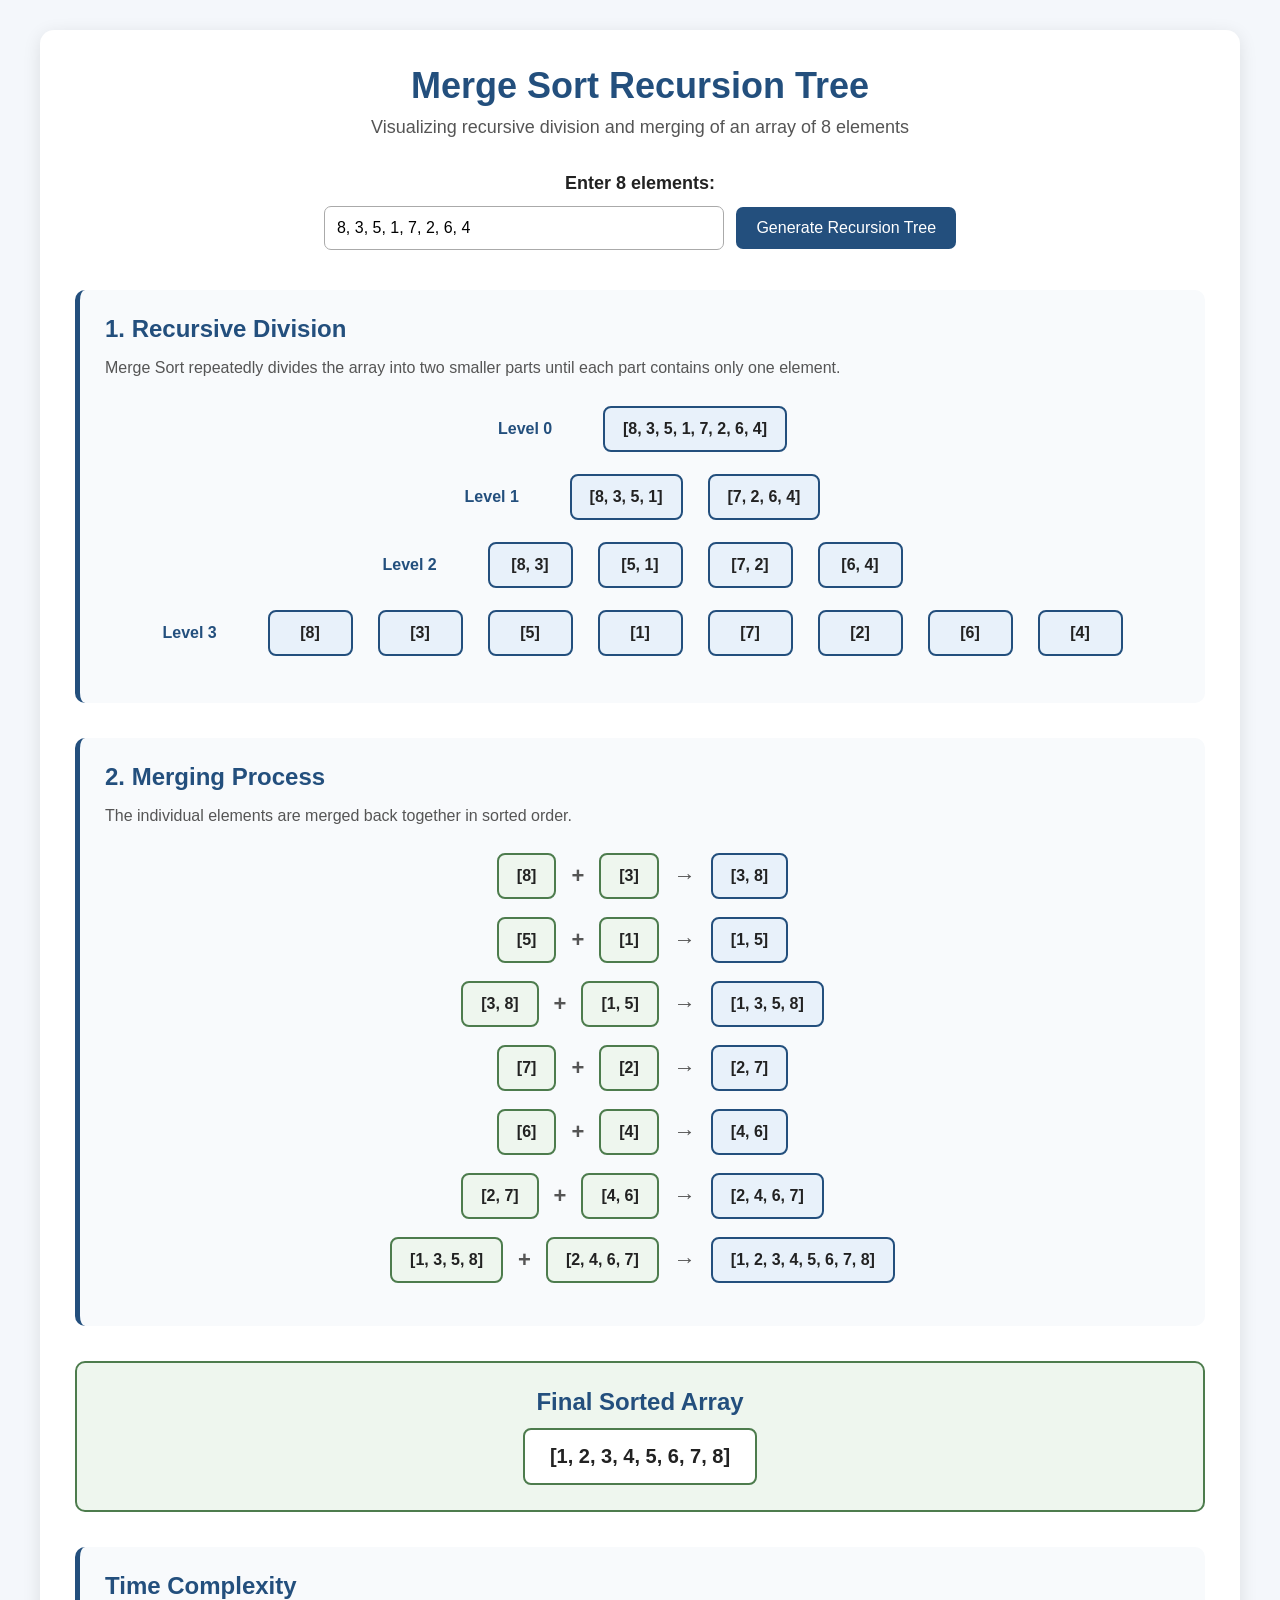
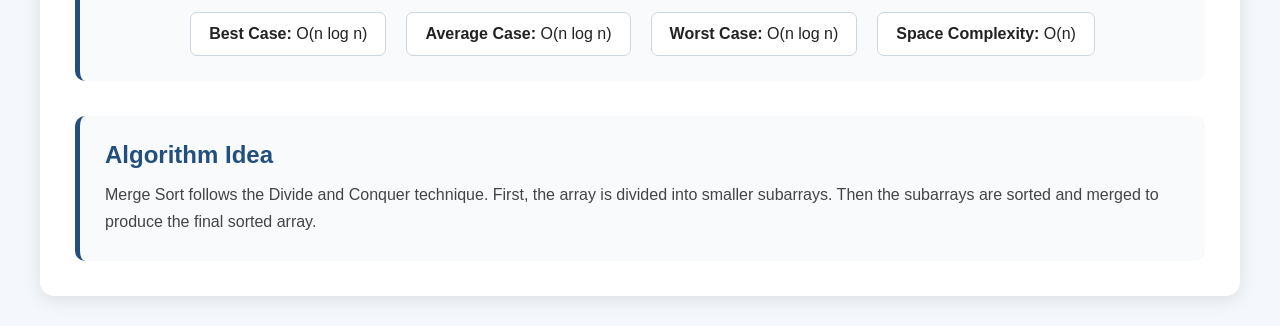
<file: Unit1_Project2_24WH1A05X1/index.html>
<!DOCTYPE html>
<html lang="en">
<head>
    <meta charset="UTF-8">
    <meta name="viewport" content="width=device-width, initial-scale=1.0">
    <title>Merge Sort Recursion Tree</title>
    <link rel="stylesheet" href="style.css">
</head>

<body>

<div class="container">

    <h1>Merge Sort Recursion Tree</h1>

    <p class="subtitle">
        Visualizing recursive division and merging of an array of 8 elements
    </p>

    <div class="input-section">
        <label for="arrayInput">Enter 8 elements:</label>

        <input
            type="text"
            id="arrayInput"
            value="8, 3, 5, 1, 7, 2, 6, 4"
        >

        <button onclick="generateTree()">Generate Recursion Tree</button>
    </div>

    <div class="section">
        <h2>1. Recursive Division</h2>
        <p class="description">
            Merge Sort repeatedly divides the array into two smaller parts
            until each part contains only one element.
        </p>

        <div id="divisionTree"></div>
    </div>

    <div class="section">
        <h2>2. Merging Process</h2>
        <p class="description">
            The individual elements are merged back together in sorted order.
        </p>

        <div id="mergeSteps"></div>
    </div>

    <div class="result">
        <h2>Final Sorted Array</h2>
        <div id="finalArray"></div>
    </div>

    <div class="complexity">
        <h2>Time Complexity</h2>

        <div class="complexity-box">
            <p><strong>Best Case:</strong> O(n log n)</p>
            <p><strong>Average Case:</strong> O(n log n)</p>
            <p><strong>Worst Case:</strong> O(n log n)</p>
            <p><strong>Space Complexity:</strong> O(n)</p>
        </div>
    </div>

    <div class="info">
        <h2>Algorithm Idea</h2>

        <p>
            Merge Sort follows the Divide and Conquer technique.
            First, the array is divided into smaller subarrays.
            Then the subarrays are sorted and merged to produce
            the final sorted array.
        </p>
    </div>

</div>

<script src="script.js"></script>

</body>
</html>
</file>
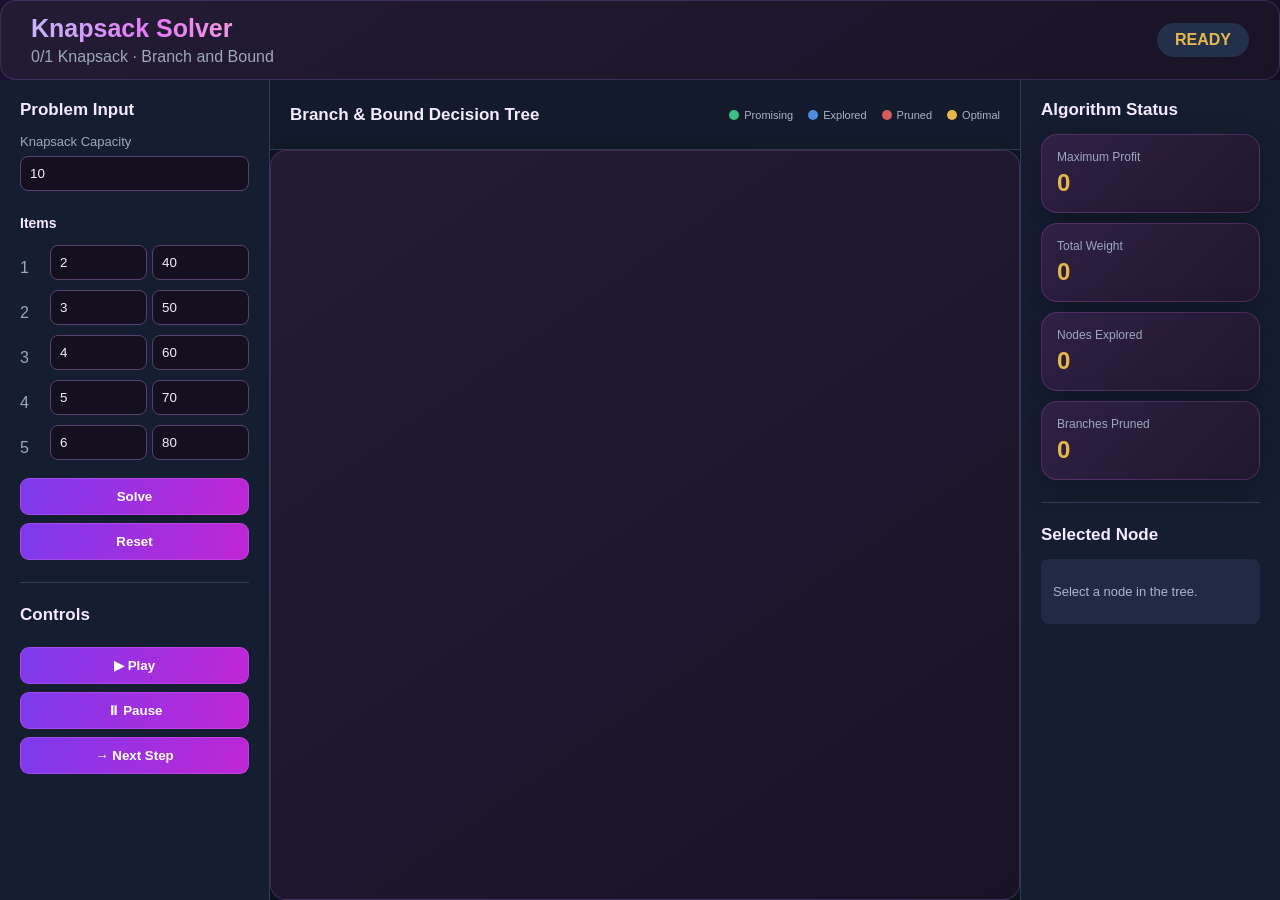
<file: Unit5_Problem13_24WH1A05Y2/web/index.html>
<!DOCTYPE html>
<html lang="en">
<head>
    <meta charset="UTF-8">
    <meta name="viewport" content="width=device-width, initial-scale=1.0">

    <title>Knapsack Branch & Bound Visualizer</title>

    <link rel="stylesheet" href="css/style.css">
</head>

<body>

    <header>
        <div>
            <h1>Knapsack Solver</h1>
            <p>0/1 Knapsack · Branch and Bound</p>
        </div>

        <div class="header-status">
            <span id="status">READY</span>
        </div>
    </header>

    <main>

        <!-- LEFT PANEL -->

        <section class="control-panel">

            <h2>Problem Input</h2>

            <label>Knapsack Capacity</label>

            <input
                type="number"
                id="capacity"
                value="10"
                min="1"
            >

            <h3>Items</h3>

            <div id="items-container">

                <div class="item-row">
                    <span>1</span>
                    <input type="number" class="weight" value="2">
                    <input type="number" class="profit" value="40">
                </div>

                <div class="item-row">
                    <span>2</span>
                    <input type="number" class="weight" value="3">
                    <input type="number" class="profit" value="50">
                </div>

                <div class="item-row">
                    <span>3</span>
                    <input type="number" class="weight" value="4">
                    <input type="number" class="profit" value="60">
                </div>

                <div class="item-row">
                    <span>4</span>
                    <input type="number" class="weight" value="5">
                    <input type="number" class="profit" value="70">
                </div>

                <div class="item-row">
                    <span>5</span>
                    <input type="number" class="weight" value="6">
                    <input type="number" class="profit" value="80">
                </div>

            </div>

            <button id="solveButton">
                Solve
            </button>

            <button id="resetButton">
                Reset
            </button>

            <hr>

            <h2>Controls</h2>

            <button id="playButton">
                ▶ Play
            </button>

            <button id="pauseButton">
                ⏸ Pause
            </button>

            <button id="stepButton">
                → Next Step
            </button>

        </section>


        <!-- CENTER TREE -->

        <section class="tree-panel">

            <div class="tree-header">

                <h2>Branch & Bound Decision Tree</h2>

                <div class="legend">

                    <span>
                        <i class="legend-box promising"></i>
                        Promising
                    </span>

                    <span>
                        <i class="legend-box explored"></i>
                        Explored
                    </span>

                    <span>
                        <i class="legend-box pruned"></i>
                        Pruned
                    </span>

                    <span>
                        <i class="legend-box optimal"></i>
                        Optimal
                    </span>

                </div>

            </div>

            <div id="tree-container"></div>

        </section>


        <!-- RIGHT PANEL -->

        <section class="info-panel">

            <h2>Algorithm Status</h2>

            <div class="stat-card">
                <span>Maximum Profit</span>
                <strong id="max-profit">0</strong>
            </div>

            <div class="stat-card">
                <span>Total Weight</span>
                <strong id="total-weight">0</strong>
            </div>

            <div class="stat-card">
                <span>Nodes Explored</span>
                <strong id="nodes-explored">0</strong>
            </div>

            <div class="stat-card">
                <span>Branches Pruned</span>
                <strong id="branches-pruned">0</strong>
            </div>

            <hr>

            <h2>Selected Node</h2>

            <div id="node-info">

                <p>Select a node in the tree.</p>

            </div>

        </section>

    </main>
    <script src="https://d3js.org/d3.v7.min.js"></script>
<script src="js/tree_data.js"></script>
<script src="js/visualizer.js"></script>

</body>
</html>
</file>
<file: Unit1_Project2_24WH1A05X1/style.css>
* {
    box-sizing: border-box;
    margin: 0;
    padding: 0;
}

body {
    font-family: Arial, sans-serif;
    background: #f4f7fb;
    color: #222;
    padding: 30px;
}

.container {
    max-width: 1200px;
    margin: auto;
    background: white;
    padding: 35px;
    border-radius: 14px;
    box-shadow: 0 4px 18px rgba(0, 0, 0, 0.1);
}

h1 {
    text-align: center;
    color: #234f7d;
    margin-bottom: 10px;
    font-size: 36px;
}

.subtitle {
    text-align: center;
    color: #555;
    font-size: 18px;
    margin-bottom: 35px;
}

.input-section {
    text-align: center;
    margin-bottom: 40px;
}

.input-section label {
    display: block;
    font-weight: bold;
    font-size: 18px;
    margin-bottom: 12px;
}

input {
    width: 400px;
    max-width: 90%;
    padding: 12px;
    border: 1px solid #aaa;
    border-radius: 7px;
    font-size: 16px;
}

button {
    padding: 12px 20px;
    margin-left: 8px;
    border: none;
    border-radius: 7px;
    background: #234f7d;
    color: white;
    font-size: 16px;
    cursor: pointer;
}

button:hover {
    background: #183a5c;
}

.section {
    margin-top: 35px;
    padding: 25px;
    background: #f8fafc;
    border-radius: 10px;
    border-left: 5px solid #234f7d;
}

.section h2,
.result h2,
.complexity h2,
.info h2 {
    color: #234f7d;
    margin-bottom: 12px;
}

.description {
    color: #555;
    margin-bottom: 25px;
    line-height: 1.6;
}

/* Division tree */

.tree-level {
    display: flex;
    justify-content: center;
    align-items: center;
    gap: 25px;
    margin: 22px 0;
    flex-wrap: wrap;
}

.level-label {
    width: 80px;
    font-weight: bold;
    color: #234f7d;
}

.node {
    background: #e8f1fa;
    border: 2px solid #234f7d;
    border-radius: 8px;
    padding: 12px 18px;
    font-weight: bold;
    min-width: 85px;
    text-align: center;
}

/* Merge section */

.merge-step {
    display: flex;
    justify-content: center;
    align-items: center;
    gap: 15px;
    margin: 18px 0;
    flex-wrap: wrap;
}

.merge-box {
    background: #eef6ee;
    border: 2px solid #4d7c4d;
    border-radius: 8px;
    padding: 12px 18px;
    font-weight: bold;
}

.arrow {
    font-size: 22px;
    font-weight: bold;
    color: #555;
}

.merged-result {
    background: #e8f1fa;
    border: 2px solid #234f7d;
    border-radius: 8px;
    padding: 12px 18px;
    font-weight: bold;
}

/* Final result */

.result {
    margin-top: 35px;
    padding: 25px;
    text-align: center;
    background: #eef6ee;
    border-radius: 10px;
    border: 2px solid #4d7c4d;
}

.final-array {
    display: inline-block;
    padding: 15px 25px;
    background: white;
    border: 2px solid #4d7c4d;
    border-radius: 8px;
    font-size: 20px;
    font-weight: bold;
}

/* Complexity */

.complexity {
    margin-top: 35px;
    padding: 25px;
    background: #f8fafc;
    border-radius: 10px;
    border-left: 5px solid #234f7d;
}

.complexity-box {
    display: flex;
    justify-content: center;
    gap: 20px;
    flex-wrap: wrap;
}

.complexity-box p {
    background: white;
    padding: 12px 18px;
    border-radius: 7px;
    border: 1px solid #ccd6e0;
}

/* Information */

.info {
    margin-top: 35px;
    padding: 25px;
    background: #f8fafc;
    border-radius: 10px;
    border-left: 5px solid #234f7d;
}

.info p {
    line-height: 1.7;
    color: #444;
}

/* Mobile */

@media (max-width: 700px) {

    body {
        padding: 10px;
    }

    .container {
        padding: 20px;
    }

    h1 {
        font-size: 28px;
    }

    input {
        width: 100%;
        margin-bottom: 10px;
    }

    button {
        margin-left: 0;
    }

    .level-label {
        width: 100%;
        text-align: center;
    }
}
</file>
<file: Unit5_Problem13_24WH1A05Y2/web/css/style.css>
* {
    box-sizing: border-box;
}

body {
    margin: 0;
    font-family: Arial, sans-serif;
    background: #0f1423;
    color: #f1f4f8;
    overflow: hidden;
}

header {
    height: 80px;
    padding: 15px 30px;

    background: #192238;

    display: flex;
    align-items: center;
    justify-content: space-between;

    border-bottom: 1px solid #303b55;
}

header h1 {
    margin: 0;
    font-size: 25px;
}

header p {
    margin: 5px 0 0;
    color: #9ba8bd;
}

.header-status {
    padding: 8px 18px;

    background: #24304a;

    border-radius: 20px;

    color: #e5b84b;
    font-weight: bold;
}

main {
    height: calc(100vh - 80px);

    display: grid;

    grid-template-columns: 270px 1fr 260px;
}

.control-panel,
.info-panel {
    background: #151d30;
    padding: 20px;

    border-right: 1px solid #303b55;

    overflow-y: auto;
}

.info-panel {
    border-right: none;
    border-left: 1px solid #303b55;
}

h2 {
    font-size: 17px;
    margin-top: 0;
}

h3 {
    font-size: 14px;
    color: #9ba8bd;
}

label {
    display: block;

    margin-bottom: 7px;

    color: #9ba8bd;
    font-size: 13px;
}

input {
    width: 100%;

    padding: 9px;

    margin-bottom: 10px;

    border: 1px solid #394661;
    border-radius: 6px;

    background: #202a42;

    color: white;
}

.item-row {
    display: grid;

    grid-template-columns: 25px 1fr 1fr;

    gap: 5px;

    align-items: center;
}

.item-row span {
    color: #9ba8bd;
}

button {
    width: 100%;

    padding: 10px;

    margin-top: 8px;

    border: none;
    border-radius: 6px;

    background: #315f9d;

    color: white;

    font-weight: bold;

    cursor: pointer;
}

button:hover {
    background: #3d72ba;
}

hr {
    border: none;

    border-top: 1px solid #303b55;

    margin: 22px 0;
}

.tree-panel {
    position: relative;

    overflow: hidden;

    background: #0f1423;
}

.tree-header {
    height: 70px;

    padding: 15px 20px;

    display: flex;

    align-items: center;
    justify-content: space-between;

    background: #121a2b;

    border-bottom: 1px solid #303b55;
}

.tree-header h2 {
    margin: 0;
}

.legend {
    display: flex;
    gap: 15px;

    font-size: 11px;

    color: #aab5c7;
}

.legend span {
    display: flex;
    align-items: center;
    gap: 5px;
}

.legend-box {
    width: 10px;
    height: 10px;

    border-radius: 50%;
}

.promising {
    background: #3cbf86;
}

.explored {
    background: #4c8edb;
}

.pruned {
    background: #d65b5b;
}

.optimal {
    background: #e5b84b;
}

#tree-container {
    width: 100%;
    height: calc(100% - 70px);
}

.stat-card {
    padding: 15px;

    margin-bottom: 10px;

    background: #202a42;

    border-radius: 8px;
}

.stat-card span {
    display: block;

    color: #9ba8bd;

    font-size: 12px;
}

.stat-card strong {
    display: block;

    margin-top: 5px;

    font-size: 24px;

    color: #e5b84b;
}

#node-info {
    background: #202a42;

    border-radius: 8px;

    padding: 12px;

    color: #aab5c7;

    font-size: 13px;
}

.node-title {
    color: white;

    font-size: 16px;

    margin-bottom: 10px;
}
.node circle {
    transition: fill 0.3s ease;
}

.node:hover circle {
    stroke: #e5b84b;
    stroke-width: 4;
}

.link {
    transition: stroke 0.3s ease;
} 

/* ===== NEW PURPLE / MAGENTA THEME ===== */

:root {
    --bg-main: #100d1a;
    --bg-panel: #1b1528;
    --bg-card: #241b35;
    --purple: #a78bfa;
    --magenta: #e879f9;
    --pink: #f0abfc;
    --gold: #fbbf24;
    --text-main: #f5f0ff;
    --text-muted: #b8accb;
    --border: rgba(192, 132, 252, 0.2);
}

body {
    background:
        radial-gradient(ellipse at 15% 10%, rgba(126, 34, 206, 0.2), transparent 40%),
        radial-gradient(ellipse at 85% 85%, rgba(219, 39, 119, 0.13), transparent 40%),
        linear-gradient(135deg, #100d1a, #191126 55%, #100d1a);
    color: var(--text-main);
}

/* Panels */
.panel,
#tree-container,
header,
.stat-card {
    background: linear-gradient(145deg, #241b35, #191326);
    border: 1px solid var(--border);
    box-shadow: 0 8px 30px rgba(0, 0, 0, 0.25);
    border-radius: 16px;
}

/* Headings */
h1, h2, h3 {
    color: #f5eaff;
}

header h1 {
    background: linear-gradient(90deg, #c4b5fd, #e879f9, #f9a8d4);
    -webkit-background-clip: text;
    background-clip: text;
    color: transparent;
}

/* Buttons */
button {
    background: linear-gradient(110deg, #7c3aed, #c026d3);
    color: white;
    border: 1px solid rgba(232, 121, 249, 0.3);
    border-radius: 9px;
    transition: all 0.25s ease;
}

button:hover {
    transform: translateY(-2px);
    background: linear-gradient(110deg, #9333ea, #db2777);
    box-shadow: 0 5px 20px rgba(192, 38, 211, 0.3);
}

/* Inputs */
input {
    background: #151020;
    color: #f5f0ff;
    border: 1px solid #59416f;
    border-radius: 8px;
}

input:focus {
    outline: none;
    border-color: var(--magenta);
    box-shadow: 0 0 10px rgba(232, 121, 249, 0.25);
}

/* Stats */
.stat-card {
    background: linear-gradient(135deg, #302044, #21172f);
    border: 1px solid rgba(232, 121, 249, 0.2);
}

.stat-card h2,
.stat-card h3 {
    color: var(--pink);
}

/* Tree links */
.link {
    stroke: #a78bfa;
    stroke-opacity: 0.65;
    stroke-width: 2px;
}

/* Tree nodes */
.node circle {
    stroke: #f0abfc;
    stroke-width: 2px;
    filter: drop-shadow(0 0 6px rgba(192, 132, 252, 0.45));
    transition: all 0.3s ease;
}

.node:hover circle {
    stroke: #fbbf24;
    stroke-width: 4px;
    filter: drop-shadow(0 0 12px rgba(251, 191, 36, 0.8));
}

.node text {
    fill: #f5f0ff;
    font-weight: 600;
}

/* Scrollbars */
::-webkit-scrollbar {
    width: 8px;
}

::-webkit-scrollbar-thumb {
    background: linear-gradient(#9333ea, #db2777);
    border-radius: 10px;
}

::-webkit-scrollbar-track {
    background: #151020;
}

/* Smooth transitions */
* {
    transition-property: background-color, border-color, box-shadow;
    transition-duration: 0.2s;
}
</file>
